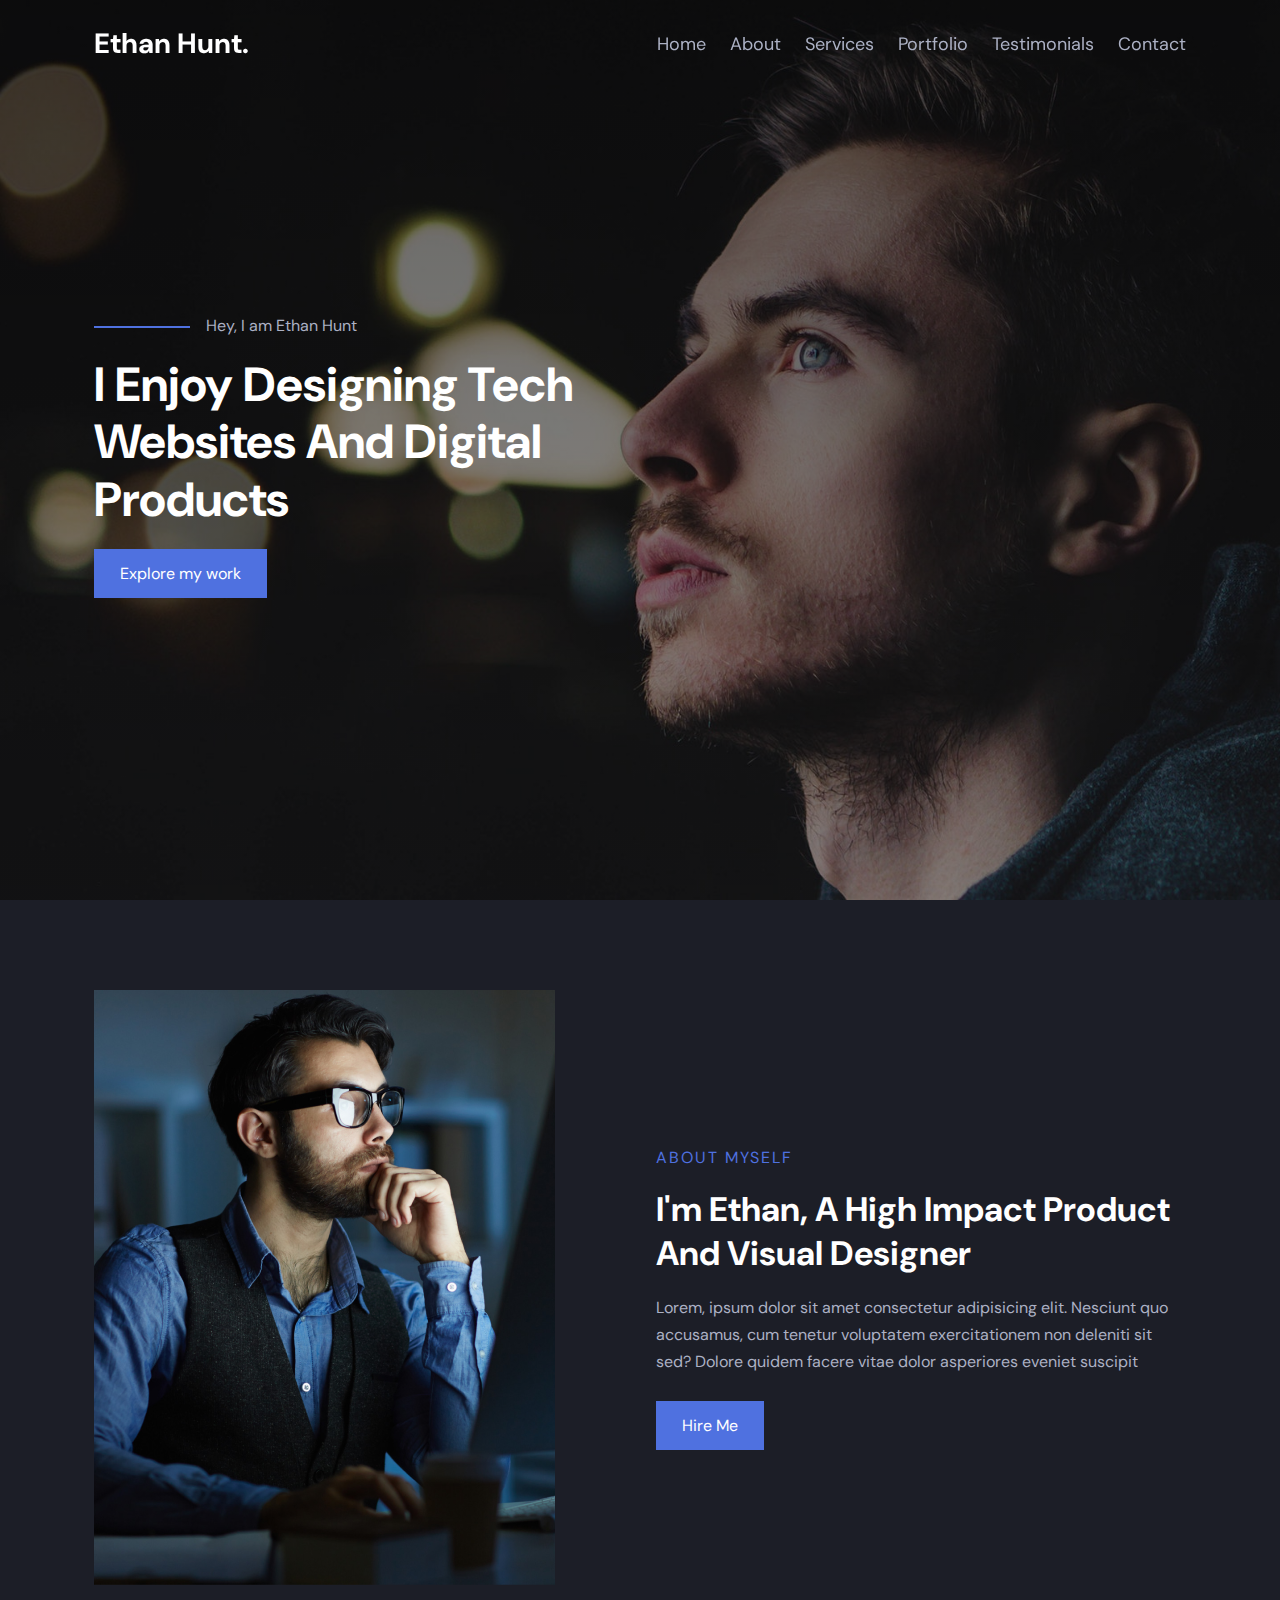
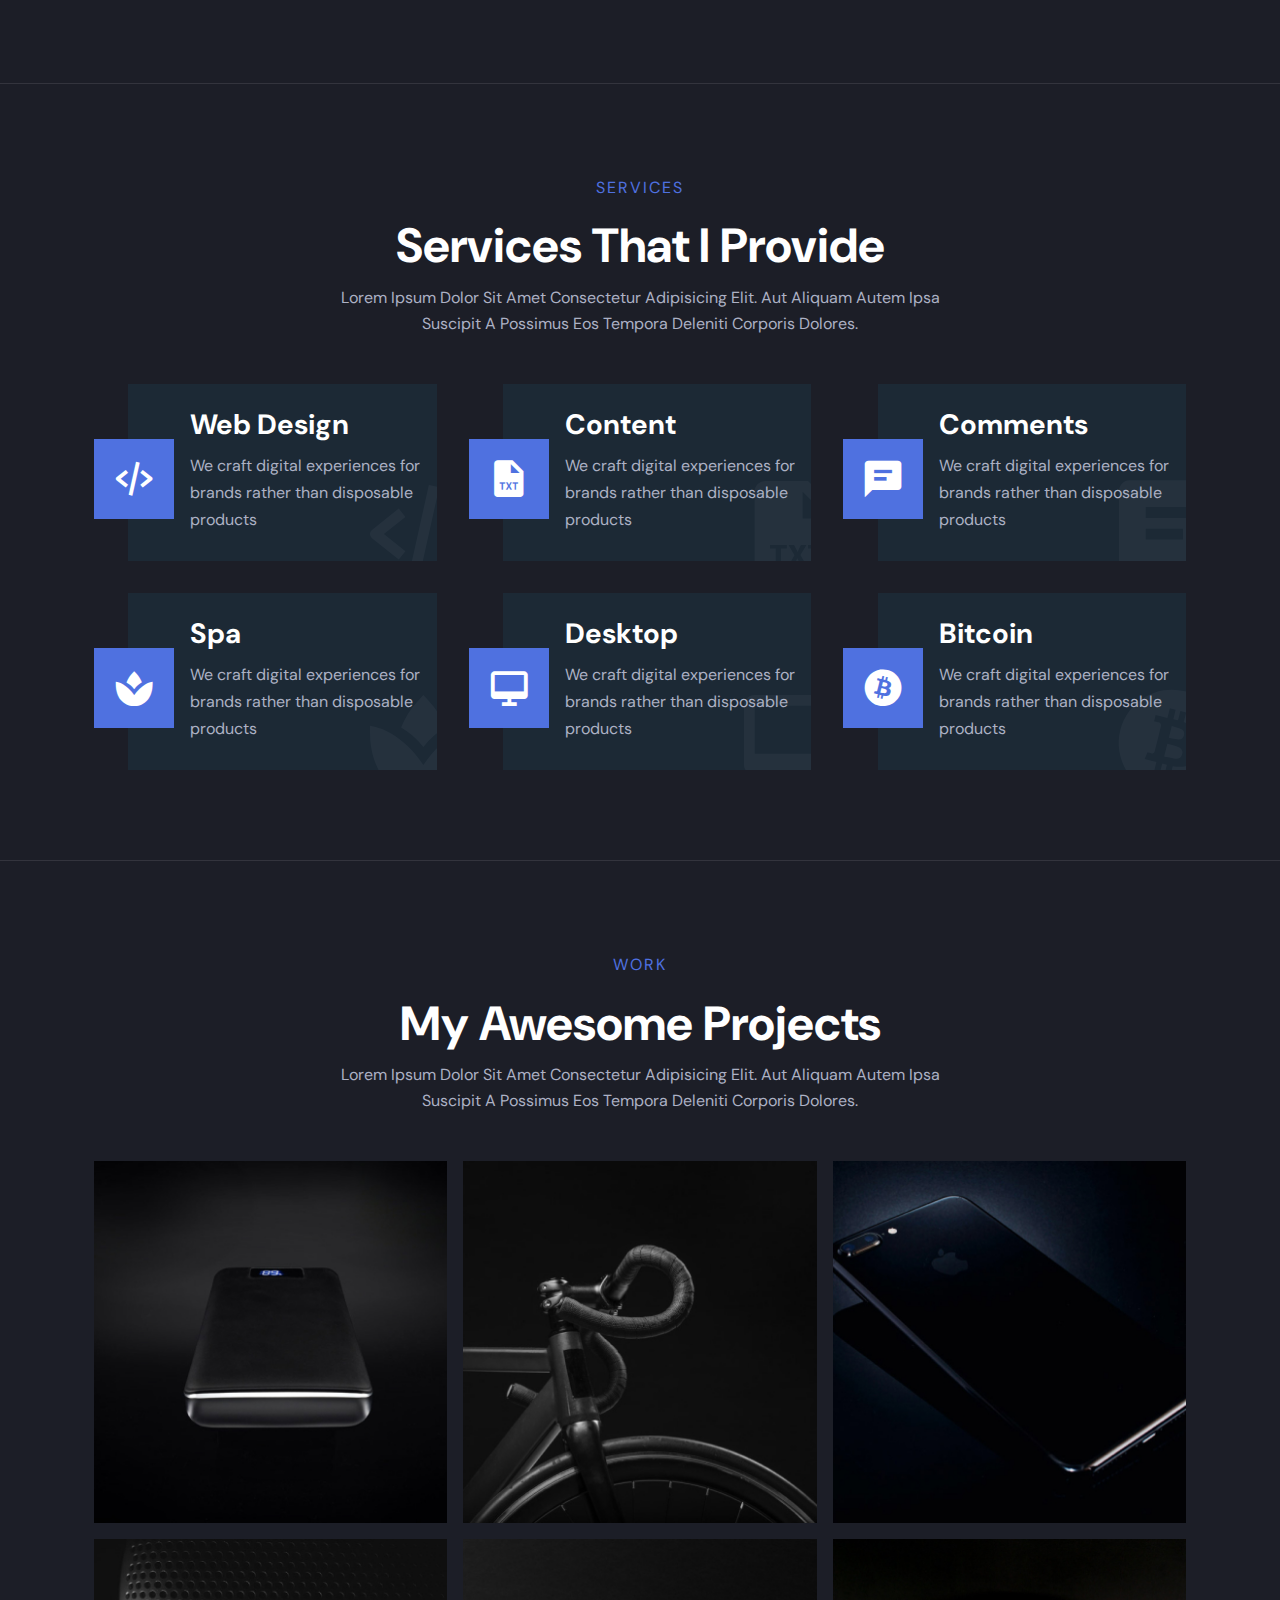
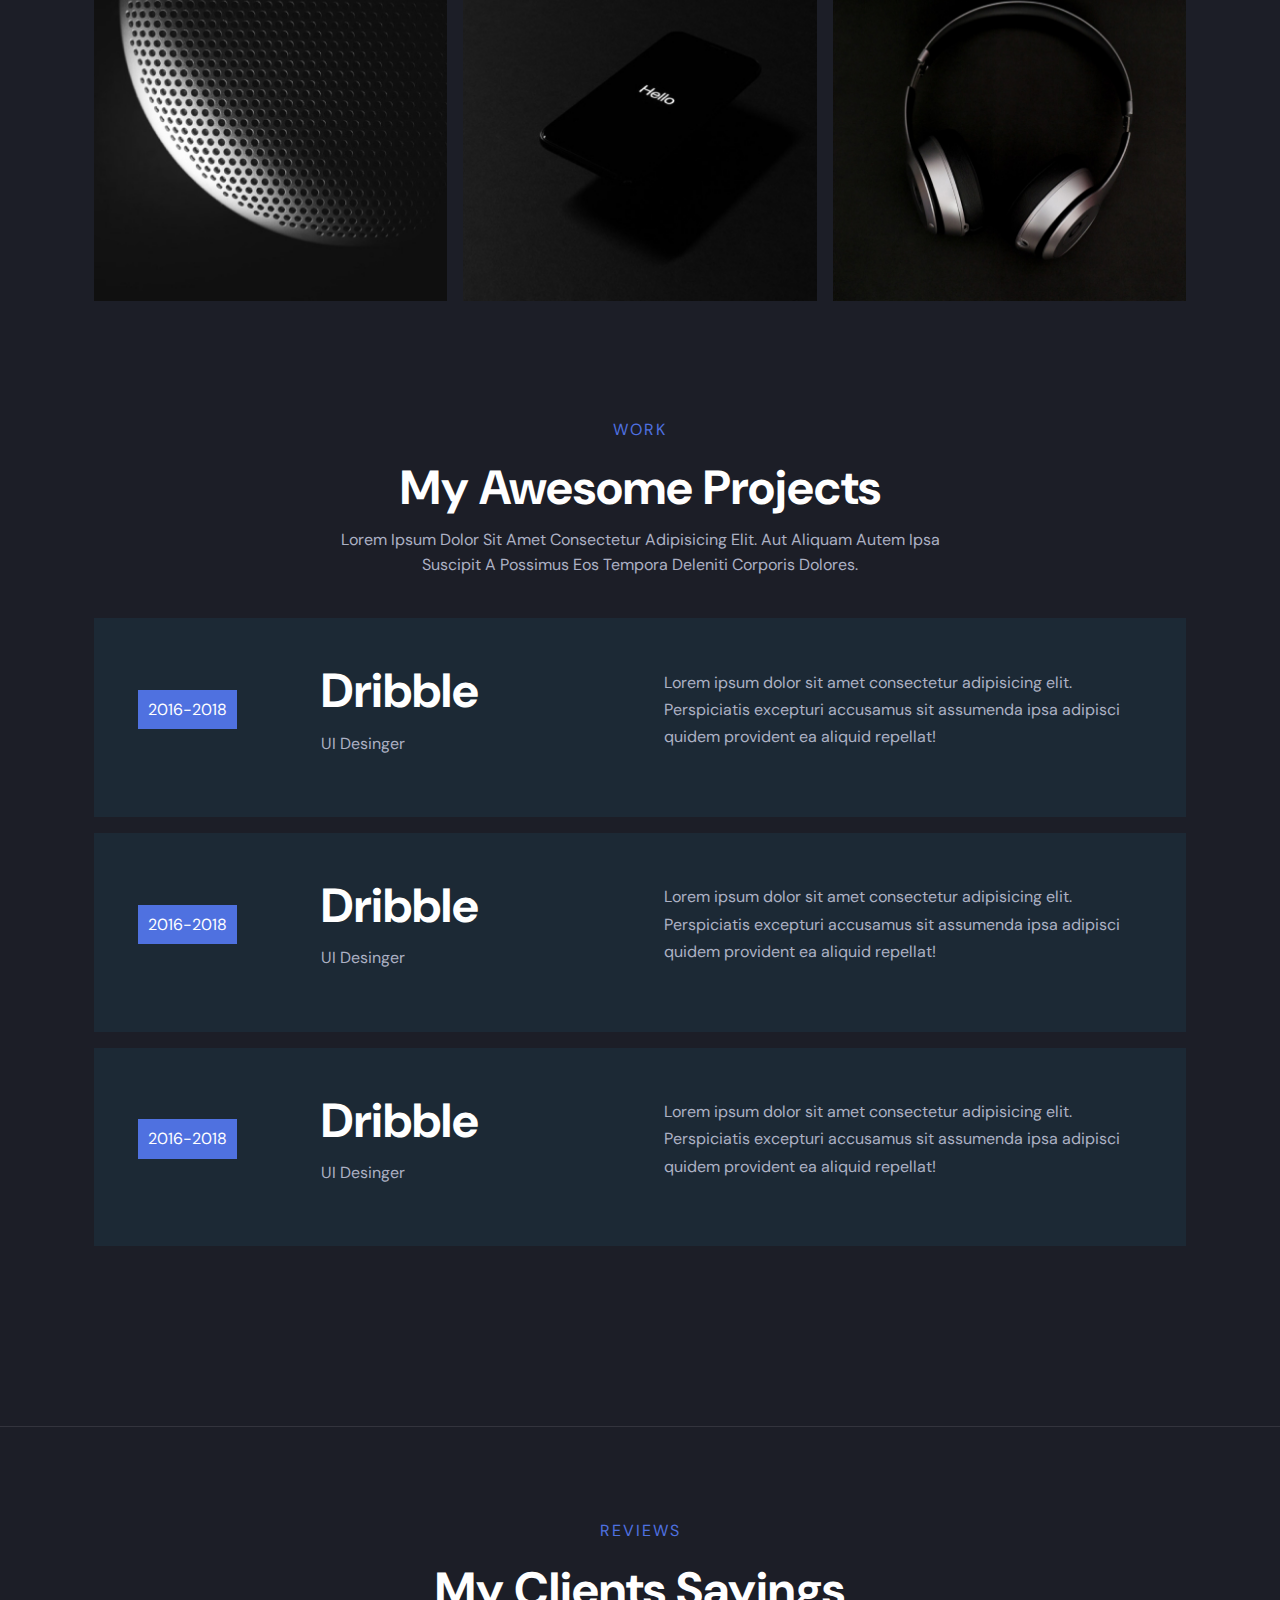
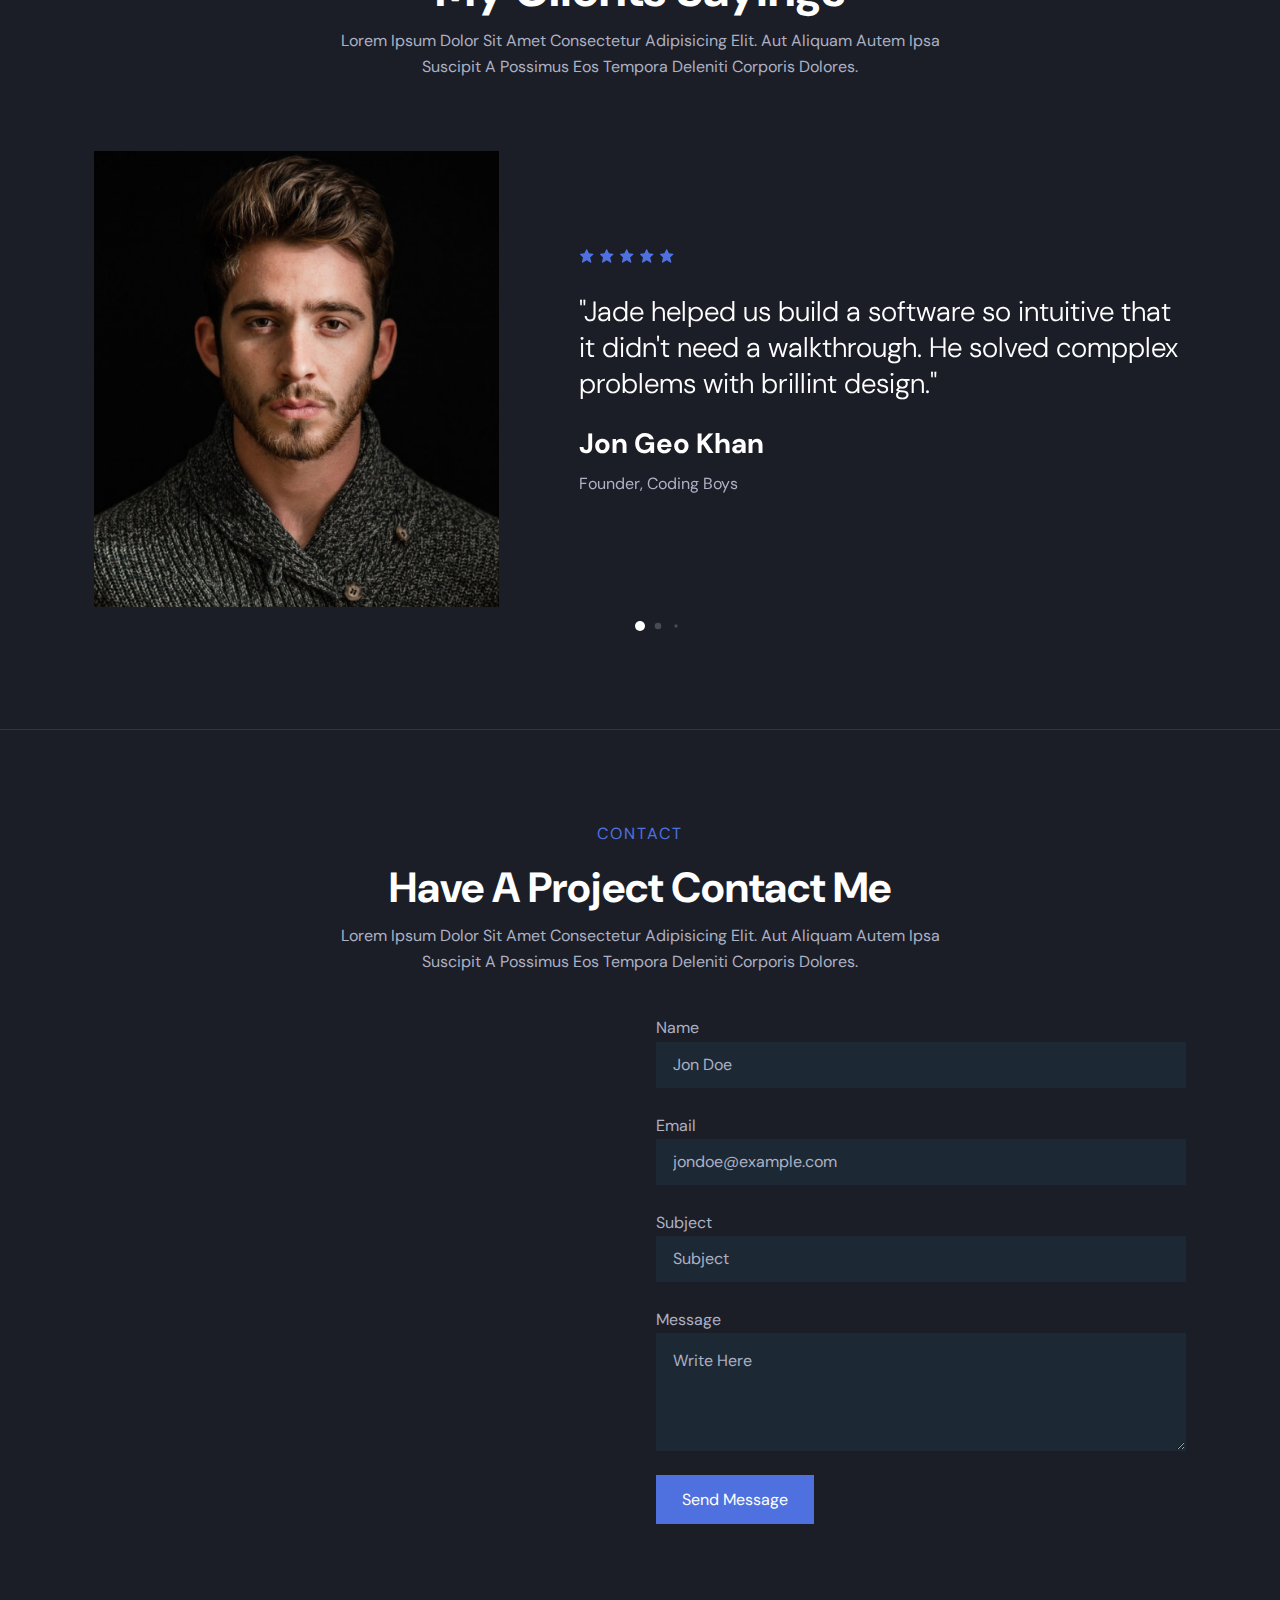
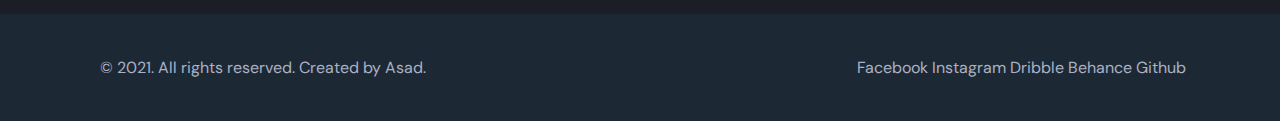
<file: Portfolios/Project-04/index.html>
<!DOCTYPE html>
<html lang="en">
  <head>
    <title>Ethan Hunt Product Desinger</title>
    <meta charset="UTF-8" />
    <meta name="viewport" content="width=device-width, initial-scale=1.0" />
    <!-- CSS Link -->
    <link rel="stylesheet" href="./assets/css/main.css" />
    <link rel="stylesheet" href="./assets/css/responsive.css" />
    <link rel="stylesheet" href="./assets/css/boxicons.min.css" />
    <link rel="stylesheet" href="./assets/css/swiper.min.css" />
  </head>

  <body>
    <!-- Navigtaion -->
    <nav class="navbar">
      <div class="container">
        <a class="navbar-brand" href="#">Ethan Hunt.</a>
        <div class="navbar-nav">
          <a class="nav-link" href="#home">home</a>
          <a class="nav-link" href="#about">about</a>
          <a class="nav-link" href="#services">services</a>
          <a class="nav-link" href="#portfolio">portfolio</a>
          <a class="nav-link" href="#testimonials">testimonials</a>
          <a class="nav-link" href="#contact">contact</a>
        </div>
        <div class="navbar-toggler">
          <i class="bx bx-menu"></i>
        </div>
      </div>
    </nav>

    <main>
      <!-- Home -->
      <section id="home" class="home">
        <div class="container">
          <div class="content">
            <p>Hey, I am Ethan Hunt</p>
            <h1>I enjoy designing tech websites and digital products</h1>
            <a href="#portfolio" class="btn">Explore my work</a>
          </div>
        </div>
      </section>

      <!-- About -->
      <section id="about" class="about">
        <div class="container">
          <div class="two-col-grid">
            <div class="picture">
              <img src="./assets/images/about.png" alt="" />
            </div>
            <div class="content">
              <p>about myself</p>
              <h2>I'm Ethan, a high impact product and visual designer</h2>
              <p>
                Lorem, ipsum dolor sit amet consectetur adipisicing elit.
                Nesciunt quo accusamus, cum tenetur voluptatem exercitationem
                non deleniti sit sed? Dolore quidem facere vitae dolor
                asperiores eveniet suscipit
              </p>
              <a class="btn" href="#">Hire Me</a>
            </div>
          </div>
        </div>
      </section>
      <hr />

      <!-- Services -->
      <section id="services" class="services">
        <div class="container">
          <div class="intro">
            <p>Services</p>
            <h1>Services that i provide</h1>
            <p>
              Lorem ipsum dolor sit amet consectetur adipisicing elit. Aut
              aliquam autem ipsa suscipit a possimus eos tempora deleniti
              corporis dolores.
            </p>
          </div>

          <div class="three-col-grid">
            <div class="service">
              <div class="icon-box"><i class="bx bx-code-alt"></i></div>
              <div class="icon-huge"><i class="bx bx-code-alt"></i></div>
              <div>
                <h3>Web Design</h3>
                <p>
                  We craft digital experiences for brands rather than disposable
                  products
                </p>
              </div>
            </div>

            <div class="service">
              <div class="icon-box"><i class="bx bxs-file-txt"></i></div>
              <div class="icon-huge"><i class="bx bxs-file-txt"></i></div>
              <div>
                <h3>Content</h3>
                <p>
                  We craft digital experiences for brands rather than disposable
                  products
                </p>
              </div>
            </div>

            <div class="service">
              <div class="icon-box"><i class="bx bxs-comment-detail"></i></div>
              <div class="icon-huge"><i class="bx bxs-comment-detail"></i></div>
              <div>
                <h3>Comments</h3>
                <p>
                  We craft digital experiences for brands rather than disposable
                  products
                </p>
              </div>
            </div>

            <div class="service">
              <div class="icon-box"><i class="bx bxs-spa"></i></div>
              <div class="icon-huge"><i class="bx bxs-spa"></i></div>
              <div>
                <h3>Spa</h3>
                <p>
                  We craft digital experiences for brands rather than disposable
                  products
                </p>
              </div>
            </div>

            <div class="service">
              <div class="icon-box"><i class="bx bx-desktop"></i></div>
              <div class="icon-huge"><i class="bx bx-desktop"></i></div>
              <div>
                <h3>Desktop</h3>
                <p>
                  We craft digital experiences for brands rather than disposable
                  products
                </p>
              </div>
            </div>

            <div class="service">
              <div class="icon-box"><i class="bx bxl-bitcoin"></i></div>
              <div class="icon-huge"><i class="bx bxl-bitcoin"></i></div>
              <div>
                <h3>Bitcoin</h3>
                <p>
                  We craft digital experiences for brands rather than disposable
                  products
                </p>
              </div>
            </div>
          </div>
        </div>
      </section>
      <hr />

      <!-- Portfolio -->
      <section id="portfolio" class="portfolio">
        <div class="container">
          <div class="intro">
            <p>Work</p>
            <h1>My Awesome Projects</h1>
            <p>
              Lorem ipsum dolor sit amet consectetur adipisicing elit. Aut
              aliquam autem ipsa suscipit a possimus eos tempora deleniti
              corporis dolores.
            </p>
          </div>
          <div class="three-col-grid">
            <div class="portfolio-item">
              <img src="./assets/images/work_01.jpg" alt="" />
              <div class="overlay">
                <p>Web Design</p>
                <h2>Project Title</h2>
              </div>
            </div>

            <div class="portfolio-item">
              <img src="./assets/images/work_02.jpg" alt="" />
              <div class="overlay">
                <p>Web Design</p>
                <h2>Project Title</h2>
              </div>
            </div>

            <div class="portfolio-item">
              <img src="./assets/images/work_03.jpg" alt="" />
              <div class="overlay">
                <p>Web Design</p>
                <h2>Project Title</h2>
              </div>
            </div>

            <div class="portfolio-item">
              <img src="./assets/images/work_04.jpg" alt="" />
              <div class="overlay">
                <p>Web Design</p>
                <h2>Project Title</h2>
              </div>
            </div>

            <div class="portfolio-item">
              <img src="./assets/images/work_05.jpg" alt="" />
              <div class="overlay">
                <p>Web Design</p>
                <h2>Project Title</h2>
              </div>
            </div>

            <div class="portfolio-item">
              <img src="./assets/images/work_06.jpg" alt="" />
              <div class="overlay">
                <p>Web Design</p>
                <h2>Project Title</h2>
              </div>
            </div>
          </div>
        </div>

        <!-- Experience -->
        <section id="experience" class="experience">
          <div class="container">
            <div class="intro">
              <p>Work</p>
              <h1>My Awesome Projects</h1>
              <p>
                Lorem ipsum dolor sit amet consectetur adipisicing elit. Aut
                aliquam autem ipsa suscipit a possimus eos tempora deleniti
                corporis dolores.
              </p>
            </div>

            <div class="experience-grid">
              <p>2016-2018</p>
              <div>
                <h1>Dribble</h1>
                <p>UI Desinger</p>
              </div>
              <p>
                Lorem ipsum dolor sit amet consectetur adipisicing elit.
                Perspiciatis excepturi accusamus sit assumenda ipsa adipisci
                quidem provident ea aliquid repellat!
              </p>
            </div>

            <div class="experience-grid">
              <p>2016-2018</p>
              <div>
                <h1>Dribble</h1>
                <p>UI Desinger</p>
              </div>
              <p>
                Lorem ipsum dolor sit amet consectetur adipisicing elit.
                Perspiciatis excepturi accusamus sit assumenda ipsa adipisci
                quidem provident ea aliquid repellat!
              </p>
            </div>

            <div class="experience-grid">
              <p>2016-2018</p>
              <div>
                <h1>Dribble</h1>
                <p>UI Desinger</p>
              </div>
              <p>
                Lorem ipsum dolor sit amet consectetur adipisicing elit.
                Perspiciatis excepturi accusamus sit assumenda ipsa adipisci
                quidem provident ea aliquid repellat!
              </p>
            </div>
          </div>
        </section>
      </section>
      <hr />

      <!-- Tstimonials -->
      <section id="testimonials" class="testimonials">
        <div class="container">
          <div class="intro">
            <p>Reviews</p>
            <h1>My clients sayings</h1>
            <p>
              Lorem ipsum dolor sit amet consectetur adipisicing elit. Aut
              aliquam autem ipsa suscipit a possimus eos tempora deleniti
              corporis dolores.
            </p>
          </div>

          <!-- Swiper -->
          <div class="swiper mySwiper">
            <div class="swiper-wrapper">
              <div class="swiper-slide">
                <div class="review-grid">
                  <img src="./assets/images/avatar_1.jpg" alt="" />
                  <div class="content">
                    <div class="stars">
                      <i class="bx bxs-star"></i>
                      <i class="bx bxs-star"></i>
                      <i class="bx bxs-star"></i>
                      <i class="bx bxs-star"></i>
                      <i class="bx bxs-star"></i>
                    </div>
                    <h2>
                      "Jade helped us build a software so intuitive that it
                      didn't need a walkthrough. He solved compplex problems
                      with brillint design."
                    </h2>
                    <div>
                      <h3>Jon Geo Khan</h3>
                      <p>Founder, Coding Boys</p>
                    </div>
                  </div>
                </div>
              </div>

              <div class="swiper-slide">
                <div class="review-grid">
                  <img src="./assets/images/avatar_2.jpg" alt="" />
                  <div class="content">
                    <div class="stars">
                      <i class="bx bxs-star"></i>
                      <i class="bx bxs-star"></i>
                      <i class="bx bxs-star"></i>
                      <i class="bx bxs-star"></i>
                      <i class="bx bxs-star"></i>
                    </div>
                    <h2>
                      "Jade helped us build a software so intuitive that it
                      didn't need a walkthrough. He solved compplex problems
                      with brillint design."
                    </h2>
                    <div>
                      <h3>Jon Geo Khan</h3>
                      <p>Founder, Coding Boys</p>
                    </div>
                  </div>
                </div>
              </div>

              <div class="swiper-slide">
                <div class="review-grid">
                  <img src="./assets/images/avatar_3.jpg" alt="" />
                  <div class="content">
                    <div class="stars">
                      <i class="bx bxs-star"></i>
                      <i class="bx bxs-star"></i>
                      <i class="bx bxs-star"></i>
                      <i class="bx bxs-star"></i>
                      <i class="bx bxs-star"></i>
                    </div>
                    <h2>
                      "Jade helped us build a software so intuitive that it
                      didn't need a walkthrough. He solved compplex problems
                      with brillint design."
                    </h2>
                    <div>
                      <h3>Jon Geo Khan</h3>
                      <p>Founder, Coding Boys</p>
                    </div>
                  </div>
                </div>
              </div>
            </div>
            <div class="swiper-pagination"></div>
          </div>
        </div>
      </section>
      <hr />

      <!-- Contact -->
      <section id="contact" class="contact">
        <div class="container">
          <div class="intro">
            <p>Contact</p>
            <h1>Have a project contact me</h1>
            <p>
              Lorem ipsum dolor sit amet consectetur adipisicing elit. Aut
              aliquam autem ipsa suscipit a possimus eos tempora deleniti
              corporis dolores.
            </p>
          </div>

          <div class="two-col-grid">
            <iframe
              src="https://www.google.com/maps/embed?pb=!1m18!1m12!1m3!1d108086.67995139003!2d74.0822120081889!3d32.158157531906014!2m3!1f0!2f0!3f0!3m2!1i1024!2i768!4f13.1!3m3!1m2!1s0x391f2983d520eb29%3A0x6fb33af85e7a368!2sGujranwala%2C%20Punjab%2C%20Pakistan!5e0!3m2!1sen!2s!4v1688104730219!5m2!1sen!2s"
              style="border: 0"
              allowfullscreen=""
              loading="lazy"
              referrerpolicy="no-referrer-when-downgrade"
              id="map"
            ></iframe>
            <form action="#">
              <div class="form-group">
                <label for="name">Name</label>
                <input
                  type="text"
                  name="name"
                  class="form-control"
                  placeholder="Jon Doe"
                />
              </div>

              <div class="form-group">
                <label for="email">Email</label>
                <input
                  type="text"
                  name="email"
                  class="form-control"
                  placeholder="jondoe@example.com"
                />
              </div>

              <div class="form-group">
                <label for="subject">Subject</label>
                <input
                  type="text"
                  name="subject"
                  class="form-control"
                  placeholder="Subject"
                />
              </div>

              <div class="form-group">
                <label for="message">Message</label>
                <textarea
                  name="message "
                  rows="4"
                  class="form-control"
                  placeholder="Write Here"
                ></textarea>
              </div>
              <button class="btn">Send Message</button>
            </form>
          </div>
        </div>
      </section>
    </main>

    <!-- footer -->
    <footer id="footer" class="footer">
      <div class="container">
        <div>
          <p>&copy; 2021. All rights reserved. Created by Asad.</p>
        </div>
        <div class="social-links">
          <a href="#">Facebook</a>
          <a href="#">Instagram</a>
          <a href="#">Dribble</a>
          <a href="#">Behance</a>
          <a href="#">Github</a>
        </div>
      </div>
    </footer>
    
    <!-- JS Link -->
    <script src="./assets/js/swiper.min.js"></script>
    <script src="./assets/js/main.js"></script>
  </body>
</html>
</file>
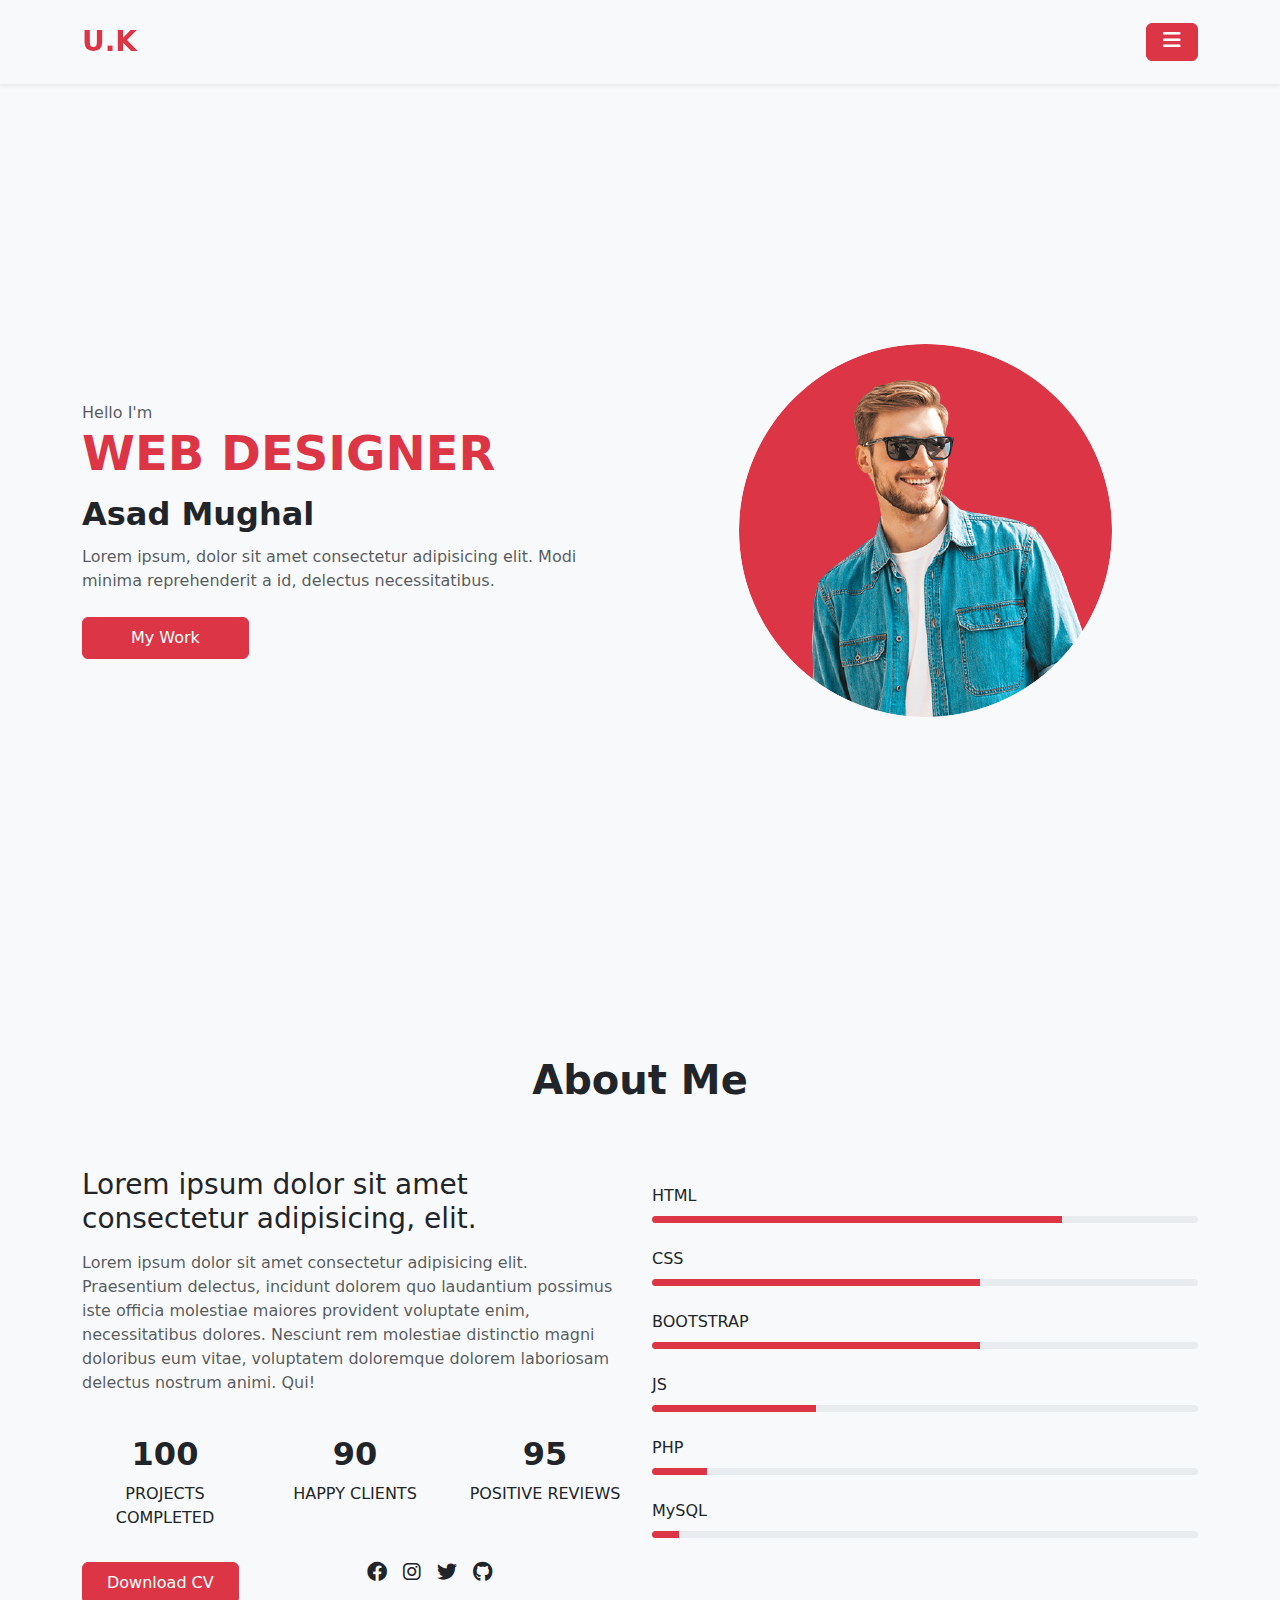
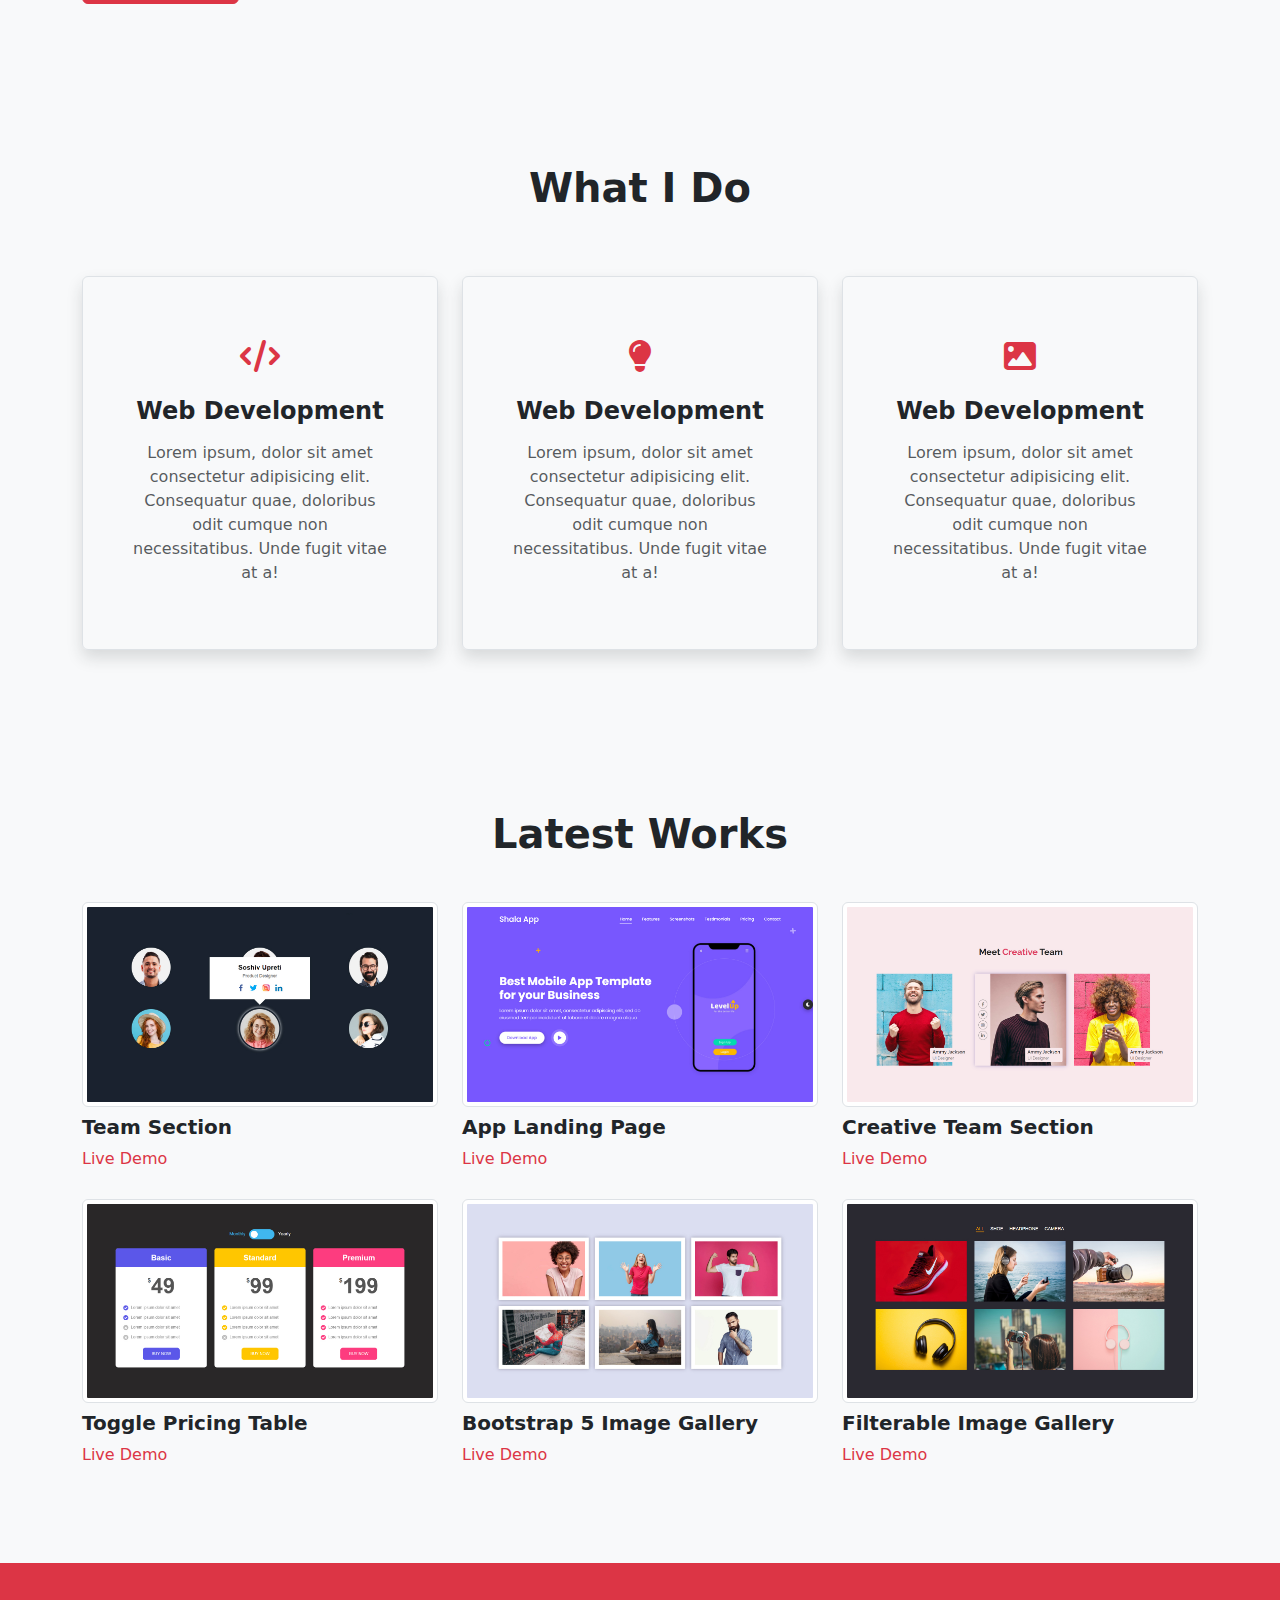
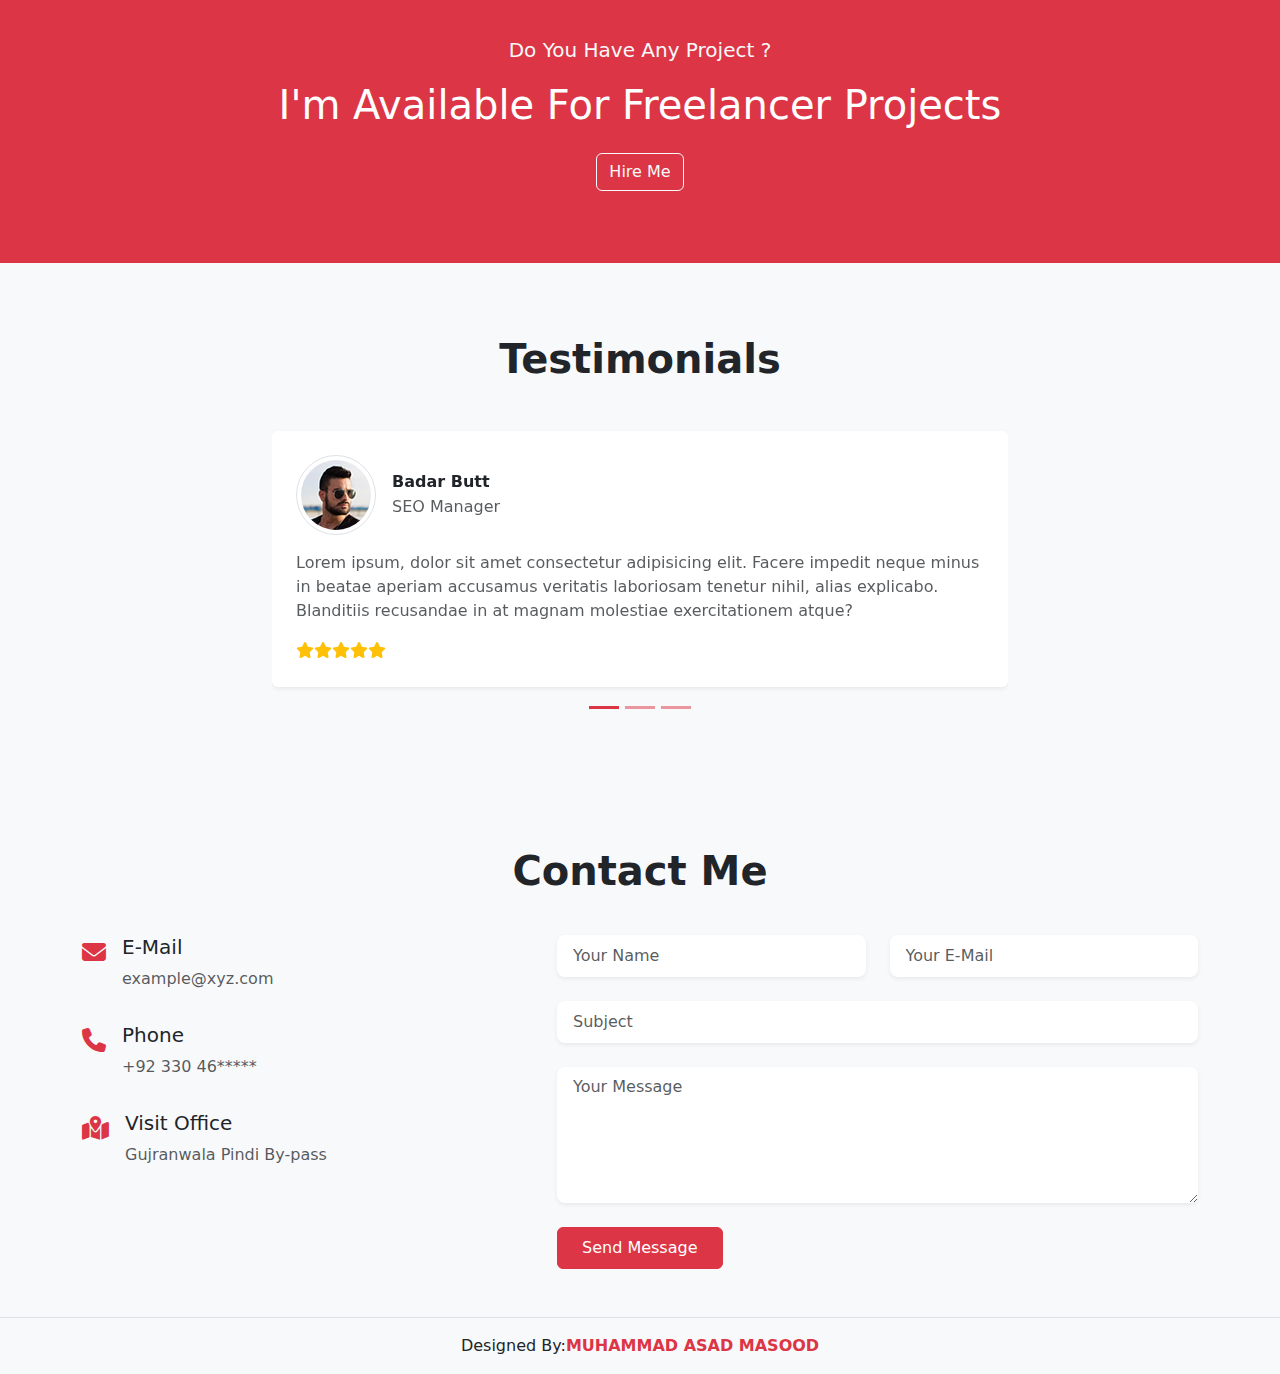
<file: Portfolios/Project-05/index.html>
<!DOCTYPE html><html lang="en"><head><title>Portfolio Only BS</title><meta charset="UTF-8"><meta http-equiv="X-UA-Compatible" content="IE=edge"><meta name="viewport" content="width=device-width,initial-scale=1"><link rel="stylesheet" href="./assets/css/bootstrap.min.css"><link rel="stylesheet" href="./assets/css/all.min.css"></head><body class="bg-light"><nav class="navbar navbar-expand-lg navbar-light bg-light shadow-sm py-3 sticky-top"><div class="container"><a class="navbar-brand text-danger fw-bold fs-3" href="#">U.K</a><div class="dropdown"><button class="btn btn-danger px-3" type="button" data-bs-toggle="dropdown"><i class="fa-solid fa-bars fs-5"></i></button><ul class="dropdown-menu dropdown-menu-end p-1"><li><a class="dropdown-item py-2" href="#home">Home</a></li><li><a class="dropdown-item py-2" href="#about">About</a></li><li><a class="dropdown-item py-2" href="#services">Services</a></li><li><a class="dropdown-item py-2" href="#portfolio">Portfolio</a></li><li><a class="dropdown-item py-2" href="#testimonials">Testimonials</a></li><li><a class="dropdown-item py-2" href="#contact">Contact</a></li></ul></div></div></nav><section id="home" class="pt-2"><div class="container"><div class="row gy-4 min-vh-100 align-items-center justify-content-center"><div class="col-lg-6"><div class="home-img text-center"><img src="./assets/img/profile.png" alt="profile" class="img-fluid rounded-circle"></div></div><div class="col-lg-6 order-lg-first"><div class="home-text"><p class="text-muted mb-0">Hello I'm</p><h1 class="text-danger text-uppercase display-5 fw-bold">Web Designer</h1><h2 class="fs-2 fw-semibold py-1">Asad Mughal</h2><p class="text-muted">Lorem ipsum, dolor sit amet consectetur adipisicing elit. Modi minima reprehenderit a id, delectus necessitatibus.</p><a href="#portfolio" class="btn btn-danger px-5 py-2 mt-2">My Work</a></div></div></div></div></section><section id="about" class="py-5"><div class="container py-4"><div class="row justify-content-center"><div class="col-lg-8"><div class="section-title text-center"><h2 class="py-3 fw-bold display-6">About Me</h2></div></div></div><div class="row gy-4 mt-lg-3 mt-md-0"><div class="col-lg-6"><div class="about-text"><h3>Lorem ipsum dolor sit amet consectetur adipisicing, elit.</h3><p class="text-muted py-2">Lorem ipsum dolor sit amet consectetur adipisicing elit. Praesentium delectus, incidunt dolorem quo laudantium possimus iste officia molestiae maiores provident voluptate enim, necessitatibus dolores. Nesciunt rem molestiae distinctio magni doloribus eum vitae, voluptatem doloremque dolorem laboriosam delectus nostrum animi. Qui!</p></div><div class="row gy-4 text-center text-uppercase py-3"><div class="col-sm-4"><div class="fact-item"><h4 class="fs-2 fw-bold">100</h4><p>Projects Completed</p></div></div><div class="col-sm-4"><div class="fact-item"><h4 class="fs-2 fw-bold">90</h4><p>Happy Clients</p></div></div><div class="col-sm-4"><div class="fact-item"><h4 class="fs-2 fw-bold">95</h4><p>Positive Reviews</p></div></div></div><div class="row gy-4"><div class="col-lg-6"><a href="#" class="btn btn-danger px-4 py-2 me-5">Download CV</a></div><div class="col-lg-6 col-12 align-items-center"><div class="social-link d-flex"><a href="#" class="text-dark me-3"><i class="fs-5 fa-brands fa-facebook"></i></a><a href="#" class="text-dark me-3"><i class="fs-5 fa-brands fa-instagram"></i></a><a href="#" class="text-dark me-3"><i class="fs-5 fa-brands fa-twitter"></i></a><a href="#" class="text-dark me-3"><i class="fs-5 fa-brands fa-github"></i></a></div></div></div></div><div class="col-lg-6 pt-3"><div class="skill-item mb-4"><p class="mb-2">HTML</p><div class="progress" role="progressbar" aria-label="Example 20px high" aria-valuenow="25" aria-valuemin="0" aria-valuemax="100" style="height:7px"><div class="progress-bar bg-danger" style="width:75%"></div></div></div><div class="skill-item mb-4"><p class="mb-2">CSS</p><div class="progress" role="progressbar" aria-label="Example 20px high" aria-valuenow="25" aria-valuemin="0" aria-valuemax="100" style="height:7px"><div class="progress-bar bg-danger" style="width:60%"></div></div></div><div class="skill-item mb-4"><p class="mb-2">BOOTSTRAP</p><div class="progress" role="progressbar" aria-label="Example 20px high" aria-valuenow="25" aria-valuemin="0" aria-valuemax="100" style="height:7px"><div class="progress-bar bg-danger" style="width:60%"></div></div></div><div class="skill-item mb-4"><p class="mb-2">JS</p><div class="progress" role="progressbar" aria-label="Example 20px high" aria-valuenow="25" aria-valuemin="0" aria-valuemax="100" style="height:7px"><div class="progress-bar bg-danger" style="width:30%"></div></div></div><div class="skill-item mb-4"><p class="mb-2">PHP</p><div class="progress" role="progressbar" aria-label="Example 20px high" aria-valuenow="25" aria-valuemin="0" aria-valuemax="100" style="height:7px"><div class="progress-bar bg-danger" style="width:10%"></div></div></div><div class="skill-item mb-4"><p class="mb-2">MySQL</p><div class="progress" role="progressbar" aria-label="Example 20px high" aria-valuenow="25" aria-valuemin="0" aria-valuemax="100" style="height:7px"><div class="progress-bar bg-danger" style="width:5%"></div></div></div></div></div></div></section><section id="services" class="py-5"><div class="container py-4"><div class="row justify-content-center"><div class="col-lg-8"><div class="services-title text-center"><h2 class="py-3 fw-bold display-6">What I Do</h2></div></div></div><div class="row text-center mt-lg-3 mt-md-0 gy-4"><div class="col-lg-md-6 col-lg-4"><div class="service-item border shadow p-5 rounded"><div class="icon fs-2 py-2 text-danger"><i class="fas fa-code"></i></div><h3 class="fw-semibold fs-4 py-2">Web Development</h3><p class="text-muted">Lorem ipsum, dolor sit amet consectetur adipisicing elit. Consequatur quae, doloribus odit cumque non necessitatibus. Unde fugit vitae at a!</p></div></div><div class="col-lg-md-6 col-lg-4"><div class="service-item border shadow p-5 rounded"><div class="icon fs-2 py-2 text-danger"><i class="fas fa-lightbulb"></i></div><h3 class="fw-semibold fs-4 py-2">Web Development</h3><p class="text-muted">Lorem ipsum, dolor sit amet consectetur adipisicing elit. Consequatur quae, doloribus odit cumque non necessitatibus. Unde fugit vitae at a!</p></div></div><div class="col-lg-md-6 col-lg-4"><div class="service-item border shadow p-5 rounded"><div class="icon fs-2 py-2 text-danger"><i class="fas fa-image"></i></div><h3 class="fw-semibold fs-4 py-2">Web Development</h3><p class="text-muted">Lorem ipsum, dolor sit amet consectetur adipisicing elit. Consequatur quae, doloribus odit cumque non necessitatibus. Unde fugit vitae at a!</p></div></div></div></div></section><section id="portfolio" class="py-5"><div class="container py-4"><div class="row justify-content-center"><div class="col-lg-8"><div class="services-title text-center"><h2 class="py-3 fw-bold display-6">Latest Works</h2></div></div></div><div class="row mt-lg-3 mt-md-0 gy-1"><div class="col-md-6 col-lg-4"><div class="portfolio-itwm"><img src="./assets/img/portfolio/1.jpg" alt="Item" class="img-fluid img-thumbnail"><h3 class="fs-5 my-2 fw-semibold">Team Section</h3><p class="mb-4"><a href="#" class="text-danger text-decoration-none">Live Demo</a></p></div></div><div class="col-md-6 col-lg-4"><div class="portfolio-itwm"><img src="./assets/img/portfolio/2.jpg" alt="Item" class="img-fluid img-thumbnail"><h3 class="fs-5 my-2 fw-semibold">App Landing Page</h3><p class="mb-4"><a href="#" class="text-danger text-decoration-none">Live Demo</a></p></div></div><div class="col-md-6 col-lg-4"><div class="portfolio-itwm"><img src="./assets/img/portfolio/3.jpg" alt="Item" class="img-fluid img-thumbnail"><h3 class="fs-5 my-2 fw-semibold">Creative Team Section</h3><p class="mb-4"><a href="#" class="text-danger text-decoration-none">Live Demo</a></p></div></div><div class="col-md-6 col-lg-4"><div class="portfolio-itwm"><img src="./assets/img/portfolio/4.jpg" alt="Item" class="img-fluid img-thumbnail"><h3 class="fs-5 my-2 fw-semibold">Toggle Pricing Table</h3><p class="mb-4"><a href="#" class="text-danger text-decoration-none">Live Demo</a></p></div></div><div class="col-md-6 col-lg-4"><div class="portfolio-itwm"><img src="./assets/img/portfolio/5.jpg" alt="Item" class="img-fluid img-thumbnail"><h3 class="fs-5 my-2 fw-semibold">Bootstrap 5 Image Gallery</h3><p class="mb-4"><a href="#" class="text-danger text-decoration-none">Live Demo</a></p></div></div><div class="col-md-6 col-lg-4"><div class="portfolio-itwm"><img src="./assets/img/portfolio/6.jpg" alt="Item" class="img-fluid img-thumbnail"><h3 class="fs-5 my-2 fw-semibold">Filterable Image Gallery</h3><p class="mb-4"><a href="#" class="text-danger text-decoration-none">Live Demo</a></p></div></div></div></div></section><section class="freelance-available py-5 bg-danger"><div class="container py-4"><div class="row justify-content-center"><div class="col-lg-8 text-center"><p class="text-light fs-5">Do You Have Any Project ?</p><h2 class="fs-1 text-white mb-4">I'm Available For Freelancer Projects</h2><a href="#" class="btn btn-outline-light">Hire Me</a></div></div></div></section><section id="testimonials" class="py-5"><div class="container py-4"><div class="row justify-content-center"><div class="col-lg-8"><div class="services-title text-center"><h2 class="fw-bold display-6">Testimonials</h2></div></div></div><div class="row justify-content-center mt-lg-3 mt-md-0"><div class="col-lg-8"><div id="carouselExampleIndicators" class="carousel slide"><div class="carousel-indicators"><button type="button" data-bs-target="#carouselExampleIndicators" data-bs-slide-to="0" class="active bg-danger" aria-current="true" aria-label="Slide 1"></button><button type="button" data-bs-target="#carouselExampleIndicators" data-bs-slide-to="1" class="bg-danger" aria-label="Slide 2"></button><button type="button" data-bs-target="#carouselExampleIndicators" data-bs-slide-to="2" class="bg-danger" aria-label="Slide 3"></button></div><div class="carousel-inner"><div class="testi-item bg-white shadow-sm rounded p-4 carousel-item active mb-5 mt-4"><div class="testi-author-info d-flex align-items-center"><img src="./assets/img/testimonial/1.jpg" alt="Item" class="img-fluid img-thumbnail rounded-circle"><div class="author ms-3"><h3 class="fs-6 mb-1 fw-semibold">Badar Butt</h3><p class="text-muted m-0">SEO Manager</p></div></div><p class="text-muted mt-3">Lorem ipsum, dolor sit amet consectetur adipisicing elit. Facere impedit neque minus in beatae aperiam accusamus veritatis laboriosam tenetur nihil, alias explicabo. Blanditiis recusandae in at magnam molestiae exercitationem atque?</p><div class="rating text-warning"><i class="fas fa-star"></i><i class="fas fa-star"></i><i class="fas fa-star"></i><i class="fas fa-star"></i><i class="fas fa-star"></i></div></div><div class="testi-item bg-white shadow-sm rounded p-4 carousel-item my-5"><div class="testi-author-info d-flex align-items-center"><img src="./assets/img/testimonial/2.jpg" alt="Item" class="img-fluid img-thumbnail rounded-circle"><div class="author ms-3"><h3 class="fs-6 mb-1 fw-semibold">Badar Butt</h3><p class="text-muted m-0">SEO Manager</p></div></div><p class="text-muted mt-3">Lorem ipsum, dolor sit amet consectetur adipisicing elit. Facere impedit neque minus in beatae aperiam accusamus veritatis laboriosam tenetur nihil, alias explicabo. Blanditiis recusandae in at magnam molestiae exercitationem atque?</p><div class="rating text-warning"><i class="fas fa-star"></i><i class="fas fa-star"></i><i class="fas fa-star"></i><i class="fas fa-star"></i><i class="fas fa-star"></i></div></div><div class="testi-item bg-white shadow-sm rounded p-4 carousel-item my-5"><div class="testi-author-info d-flex align-items-center"><img src="./assets/img/testimonial/3.jpg" alt="Item" class="img-fluid img-thumbnail rounded-circle"><div class="author ms-3"><h3 class="fs-6 mb-1 fw-semibold">Badar Butt</h3><p class="text-muted m-0">SEO Manager</p></div></div><p class="text-muted mt-3">Lorem ipsum, dolor sit amet consectetur adipisicing elit. Facere impedit neque minus in beatae aperiam accusamus veritatis laboriosam tenetur nihil, alias explicabo. Blanditiis recusandae in at magnam molestiae exercitationem atque?</p><div class="rating text-warning"><i class="fas fa-star"></i><i class="fas fa-star"></i><i class="fas fa-star"></i><i class="fas fa-star"></i><i class="fas fa-star"></i></div></div></div></div></div></div></div></section><section id="contact"><div class="container py-4"><div class="row justify-content-center text-center"><div class="col-lg-8"><div class="services-title"><h2 class="py-3 fw-bold display-6">Contact Me</h2></div></div></div><div class="row mt-3 align-items-lg-baseline"><div class="col-md-5"><div class="contact-item d-flex mb-3"><div class="icon fs-4 text-danger"><i class="fas fa-envelope"></i></div><div class="text ms-3"><h3 class="fs-5">E-Mail</h3><p class="text-muted">example@xyz.com</p></div></div><div class="contact-item d-flex mb-3"><div class="icon fs-4 text-danger"><i class="fas fa-phone"></i></div><div class="text ms-3"><h3 class="fs-5">Phone</h3><p class="text-muted">+92 330 46*****</p></div></div><div class="contact-item d-flex mb-3"><div class="icon fs-4 text-danger"><i class="fas fas fa-map-marked-alt"></i></div><div class="text ms-3"><h3 class="fs-5">Visit Office</h3><p class="text-muted">Gujranwala Pindi By-pass</p></div></div></div><div class="col-md-7"><div class="contact-form"><form action="#"><div class="row"><div class="col-lg-6 mb-4"><input type="text" placeholder="Your Name" class="form-control form-control-lg fs-6 border-0 shadow-sm"></div><div class="col-lg-6 mb-4"><input type="email" placeholder="Your E-Mail" class="form-control form-control-lg fs-6 border-0 shadow-sm"></div><div class="col-lg-12 mb-4"><input type="text" placeholder="Subject" class="form-control form-control-lg fs-6 border-0 shadow-sm"></div><div class="col-lg-12 mb-4"><textarea rows="5" placeholder="Your Message" class="form-control form-control-lg fs-6 border-0 shadow-sm"></textarea></div><div class="col-lg-12 mb-4"><button type="submit" class="btn btn-danger px-4 py-2">Send Message</button></div></div></form></div></div></div></div></section><footer id="footer" class="border-top"><div class="container"><div class="row py-3"><div class="col-lg-12 text-center"><p class="mb-0 lead fs-6">Designed By:<span class="fw-semibold text-danger">MUHAMMAD ASAD MASOOD</span></p></div></div></div></footer><script src="./assets/js/bootstrap.bundle.min.js"></script></body></html>
</file>
<file: Portfolios/Project-04/assets/css/main.css>
@import url("https://fonts.googleapis.com/css2?family=DM+Sans:wght@400;500;700&display=swap");

:root {
  --primary-font: "DM Sans", sans-serif;
  --color-brand: rgb(79, 113, 224);
  --color-brand-80: rgba(79, 113, 224, 0.8);
  --color-body: rgb(172, 177, 196);
  --color-bg-1: rgb(28, 30, 39);
  --color-bg-2: rgb(28, 41, 53);
  --white: #fff;
  --transition: all 0.4s ease;
}

*::after,
*::before,
* {
  box-sizing: border-box;
  margin: 0;
  padding: 0;
}

html {
  scroll-behavior: smooth;
  font-size: 16px;
}

body {
  background-color: var(--color-bg-1);
  font-family: var(--primary-font);
  color: var(--color-body);
  line-height: 1.7;
}

h1,
h2,
h3,
h4,
h5,
h6 {
  font-weight: 700;
  color: var(--white);
  line-height: 1.2;
  margin-bottom: 10px;
}

h1 {
  font-size: clamp(32px, 6vw, 48px);
}

h2 {
  font-size: clamp(28px, 6vw, 36px);
}

h3 {
  font-size: clamp(24px, 5vw, 28px);
}

p {
  margin-bottom: 16px;
}

a {
  text-decoration: none;
  color: var(--color-body);
  transition: var(--transition);
}

a:hover {
  color: var(--color-brand);
}

img {
  max-width: 100%;
  height: auto;
}

section {
  padding-top: 90px;
  padding-bottom: 90px;
}

.container {
  width: 100%;
  max-width: 1140px;
  margin: 0 auto;
  padding-left: 24px;
  padding-right: 24px;
}

.btn {
  padding: 12px 24px;
  border: 2px solid var(--color-brand);
  background-color: var(--color-brand);
  color: var(--white);
}

.btn:hover {
  background-color: var(--color-brand-80);
  color: var(--white);
}

hr {
  border: none;
  height: 1px;
  background-color: rgba(255, 255, 255, 0.1);
}

.intro {
  text-align: center;
  max-width: 600px;
  margin: 0 auto 40px auto;
}

.intro h1 {
  text-transform: capitalize;
}

.intro p:nth-child(1) {
  color: var(--color-brand);
  text-transform: uppercase;
  letter-spacing: 2px;
  font-weight: 400;
  font-size: 16px;
}

.intro p:last-of-type {
  text-transform: capitalize;
  font-weight: 400;
  line-height: 1.6;
  font-size: 16px;
  margin-top: 8px;
}

.three-col-grid {
  margin-top: 48px;
  display: grid;
  grid-template-columns: 1fr 1fr 1fr;
  gap: 32px;
}

.two-col-grid {
  display: grid;
  grid-template-columns: 1fr 1fr;
  align-items: center;
  gap: 32px;
}

.mySwiper {
  overflow: hidden !important;
  padding-top: 32px !important;
  padding-bottom: 32px !important;
}

.swiper-pagination-bullet {
  display: inline-block;
  width: 10px !important;
  height: 10px !important;
  background-color: #fff !important;
  margin-top: 10%;
}

/* Navigation */
.navbar {
  position: fixed;
  width: 100%;
  padding-top: 20px;
  padding-bottom: 20px;
  transition: var(--transition);
  z-index: 999;
}

.navbar.scrolled {
  background-color: var(--color-bg-2);
}

.navbar .navbar-brand {
  color: var(--white);
  font-size: 28px;
  font-weight: 700;
}

.navbar .container {
  display: flex;
  align-items: center;
  justify-content: space-between;
}

.navbar-toggler {
  width: 50px;
  height: 50px;
  background-color: var(--color-bg-1);
  color: var(--white);
  font-size: 24px;
  display: flex;
  align-items: center;
  justify-content: center;
  transition: var(--transition);
  display: none;
}

.navbar-toggler:hover {
  background-color: var(--color-brand);
  cursor: pointer;
}

.navbar-nav {
  display: flex;
}

.navbar-nav .nav-link {
  text-transform: capitalize;
  padding-left: 24px;
  font-size: 18px;
}

/* Home */
.home {
  min-height: 100vh;
  background: linear-gradient(rgba(0, 0, 0, 0.6), rgba(0, 0, 0, 0.4)),
    url("../images/home.jpg") center / cover no-repeat;
  display: flex;
  align-items: center;
}

.home .content {
  max-width: 600px;
}

.home h1 {
  margin-top: 16px;
  margin-bottom: 32px;
  text-transform: capitalize;
}

.home p::before {
  content: "";
  width: 16%;
  height: 2px;
  margin-right: 16px;
  display: inline-block;
  vertical-align: middle;
  background-color: var(--color-brand);
}

/* About */
.about .content h2 {
  text-transform: capitalize;
  line-height: 1.3;
  font-size: 34px;
}

.about .content p:nth-child(1) {
  color: var(--color-brand);
  text-transform: uppercase;
  letter-spacing: 2px;
  font-size: 16px;
  font-weight: 400;
}

.about .content p:last-of-type {
  font-weight: 400;
  line-height: 1.7;
  font-size: 16px;
  margin-top: 18px;
  margin-bottom: 36px;
}

/* Services */
.services .service {
  position: relative;
  overflow: hidden;
  z-index: 2;
  display: flex;
  align-items: center;
  padding: 24px 16px 12px 0px;
  cursor: default;
}

.services .service::before {
  content: "";
  width: 90%;
  height: 100%;
  background-color: var(--color-bg-2);
  position: absolute;
  top: 0;
  right: 0;
  z-index: -1;
}

.services .icon-box {
  width: 80px;
  height: 80px;
  display: flex;
  align-items: center;
  justify-content: center;
  background-color: var(--color-brand);
  font-size: 44px;
  color: var(--white);
  flex: none;
  margin-right: 16px;
}

.services .icon-huge {
  font-size: 128px;
  position: absolute;
  opacity: 0.06;
  line-height: 1;
  right: -50px;
  bottom: -50px;
  transition: var(--transition);
}

.services .service:hover .icon-huge {
  right: 0;
  bottom: 0;
}

/* Portfolio */
.portfolio-item {
  position: relative;
  overflow: hidden;
}

.portfolio-item img {
  transition: all 0.4s linear;
  height: 100%;
}

.portfolio-item .overlay {
  position: absolute;
  top: 0;
  left: 0;
  background-color: var(--color-brand);
  width: 100%;
  height: 100%;
  display: flex;
  align-items: center;
  flex-direction: column;
  justify-content: center;
  opacity: 0;
  transition: all 0.4s linear;
  text-align: center;
}

.portfolio-item .overlay p {
  color: var(--white);
  font-size: 700;
  text-transform: uppercase;
  letter-spacing: 2px;
  margin-bottom: 8px;
}

.portfolio-item .overlay h2 {
  color: var(--white);
  font-size: 700;
  text-transform: uppercase;
  letter-spacing: 2px;
}

.portfolio-item:hover .overlay {
  opacity: 0.8;
}

.portfolio-item:hover img {
  transform: scale(1.1);
}

.portfolio .three-col-grid {
  margin-top: 48px;
  display: grid;
  grid-template-columns: 1fr 1fr 1fr;
  gap: 16px;
}

/* Experience */
.experience {
  margin-top: 2%;
}

.experience-grid {
  margin-top: 16px;
  display: grid;
  grid-template-columns: 1fr 2fr 3fr;
  align-items: center;
  gap: 24px;
  padding: 44px;
  background-color: var(--color-bg-2);
  transition: var(--transition);
}

.experience-grid:hover {
  box-shadow: 2px 2px 4px var(--color-brand-80);
}

.experience-grid p:nth-child(1) {
  display: inline-block;
  width: fit-content;
  padding: 6px 10px;
  background-color: var(--color-brand);
  color: var(--white);
  cursor: default;
}

/* Testimonials */
.review-grid {
  display: grid;
  grid-template-columns: 1fr 1.5fr;
  align-items: center;
  gap: 80px;
}

.review-grid .stars {
  color: var(--color-brand);
}

.review-grid h2 {
  margin-top: 22px;
  margin-bottom: 24px;
  line-height: 1.3;
  font-weight: 300;
  font-size: 28px;
}

/* Contact */
.contact .intro h1 {
  font-size: 42px;
}

#map {
  height: 100%;
  min-height: 500px;
  width: 100%;
}

.form-group {
  margin-bottom: 24px;
}

.form-group,
label,
.form-control {
  width: 100%;
  display: block;
}

form .form-control {
  border: 1px solid var(--color-bg-2);
  background-color: var(--color-bg-2);
  padding: 16px;
  color: var(--white);
  font-family: var(--primary-font);
  font-size: 16px;
}

.form-control:focus {
  outline: none;
  border-color: var(--color-brand);
}

.form-control::placeholder {
  color: var(--color-body);
}

input.form-control {
  height: 46px;
}

.contact .btn {
  font-size: 16px;
  font-family: var(--primary-font);
  cursor: pointer;
  transition: var(--transition);
}
.footer {
  background-color: var(--color-bg-2);
  padding: 40px 0;
}

.footer .container {
  display: flex;
  justify-content: space-between;
  align-items: center;
  flex-wrap: wrap;
  vertical-align: middle;
}

.footer p {
  display: inline-flex;
  margin-bottom: 0;
  margin-left: 6px;
  cursor: default;
}
</file>
<file: Portfolios/Project-04/assets/css/responsive.css>
@media (max-width: 991px) {
  html {
    font-size: 15.5px;
  }

  .container {
    padding-left: 10px;
    padding-right: 10px;
  }

  .navbar {
    background-color: var(--color-bg-2);
  }

  .navbar-toggler {
    display: flex;
  }

  .navbar-nav {
    position: absolute;
    top: 100%;
    left: -100%;
    width: 100%;
    display: block;
    padding: 24px 0;
    background-color: var(--color-bg-1);
    transition: var(--transition);
  }

  .navbar-nav.active {
    left: 0%;
  }

  .nav-link {
    display: flex;
    flex-direction: column;
    padding-top: 8px;
    padding-bottom: 8px;
  }

  .three-col-grid {
    padding: 10px;
    grid-template-columns: 1fr 1fr;
  }
}

@media (max-width: 767px) {
  html {
    font-size: 14.5px;
  }

  .container {
    padding-left: 10px;
    padding-right: 10px;
  }

  .two-col-grid {
    grid-template-columns: 1fr;
  }

  .review-grid {
    grid-template-columns: 1fr;
    place-items: center;
    padding-left: 24px;
    padding-right: 24px;
  }

  .picture {
    text-align: center;
  }

  .portfolio .three-col-grid {
    grid-template-columns: 1fr 1fr;
  }

  .experience-grid {
    grid-template-columns: 1fr;
    gap: 0;
  }
}

@media (max-width: 576px) {
  html {
    font-size: 13.5px;
  }

  .container {
    padding-left: 10px;
    padding-right: 10px;
  }

  .three-col-grid {
    grid-template-columns: 1fr;
  }

  .portfolio .three-col-grid {
    place-items: center;
    grid-template-columns: 1fr;
  }

  .footer .social-links {
    margin-top: 16px;
  }
}
</file>
